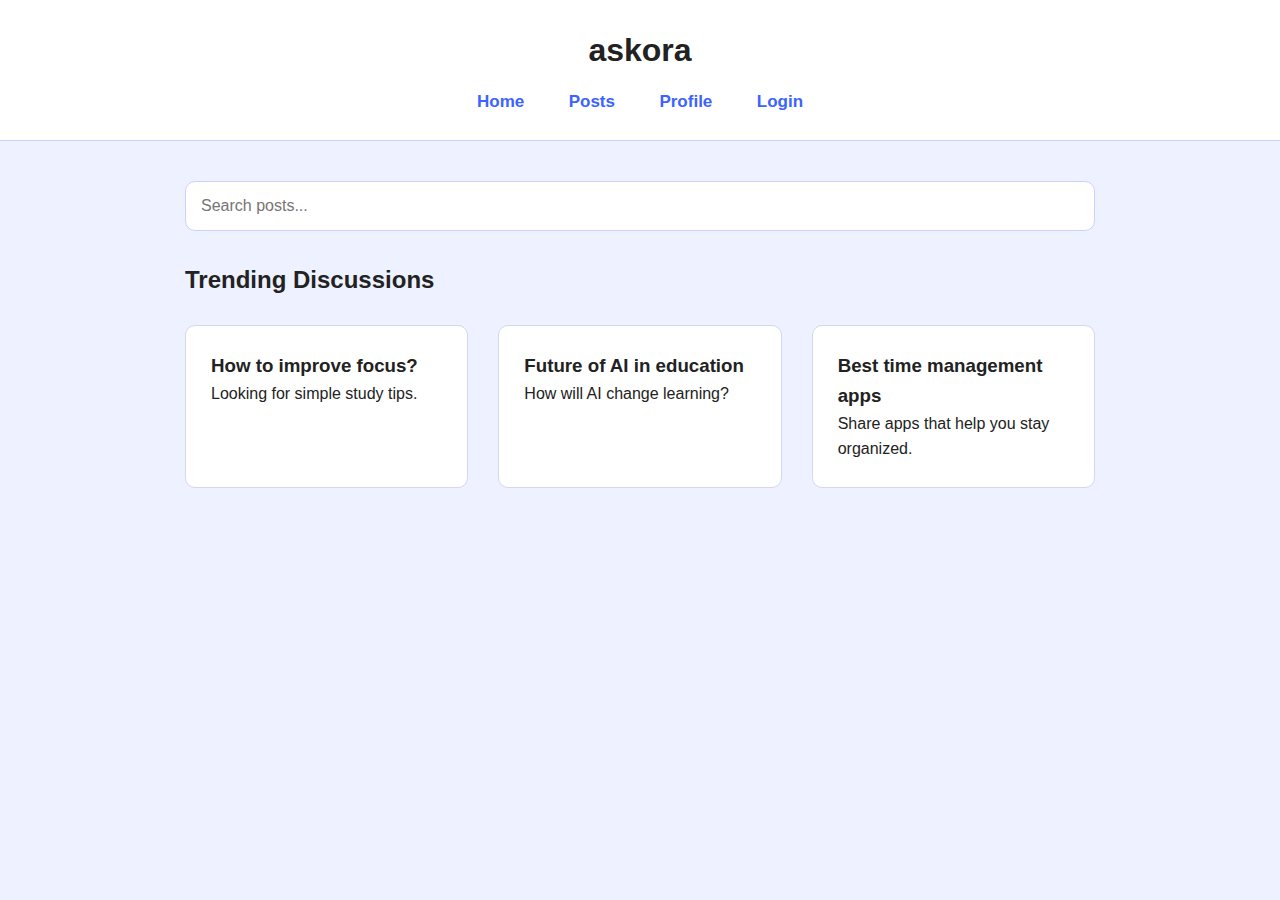
<file: index.html>
<!DOCTYPE html>
<html>
<head>
  <title>askora | Home</title>
  <link rel="stylesheet" href="style.css">
</head>
<body>

<header>
  <h1>askora</h1>
  <nav>
    <a href="index.html">Home</a>
    <a href="posts.html">Posts</a>
    <a href="profile.html">Profile</a>
    <a href="login.html">Login</a>
  </nav>
</header>

<main class="container">
  <input class="search" type="text" placeholder="Search posts...">

  <h2>Trending Discussions</h2>

  <div class="grid">
    <div class="card">
      <h3>How to improve focus?</h3>
      <p>Looking for simple study tips.</p>
    </div>

    <div class="card">
      <h3>Future of AI in education</h3>
      <p>How will AI change learning?</p>
    </div>

    <div class="card">
      <h3>Best time management apps</h3>
      <p>Share apps that help you stay organized.</p>
    </div>
  </div>
</main>

</body>
</html>
</file>
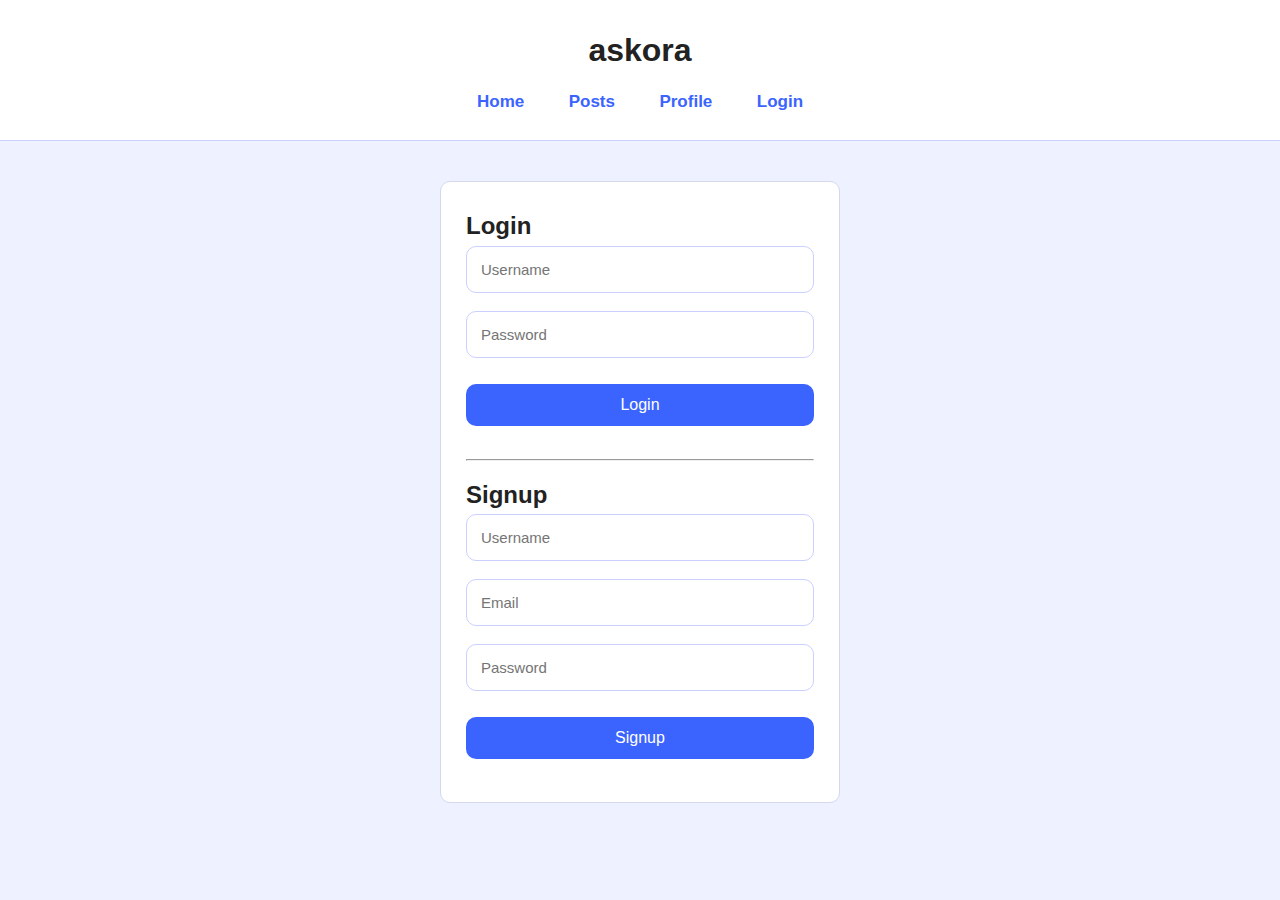
<file: login.html>
<!DOCTYPE html>
<html>
<head>
  <title>askora | Login</title>
  <link rel="stylesheet" href="style.css">
</head>
<body>

<header>
  <h1>askora</h1>
  <nav>
    <a href="index.html">Home</a>
    <a href="posts.html">Posts</a>
    <a href="profile.html">Profile</a>
    <a href="login.html">Login</a>
  </nav>
</header>

<main class="container">
  <div class="card" style="max-width:400px; margin:auto;">
    <h2>Login</h2>

    <form>
      <input type="text" placeholder="Username">
      <input type="password" placeholder="Password">
      <input type="submit" value="Login">
    </form>

    <hr style="margin:15px 0;">

    <h2>Signup</h2>

    <form>
      <input type="text" placeholder="Username">
      <input type="email" placeholder="Email">
      <input type="password" placeholder="Password">
      <input type="submit" value="Signup">
    </form>
  </div>
</main>

</body>
</html>
</file>
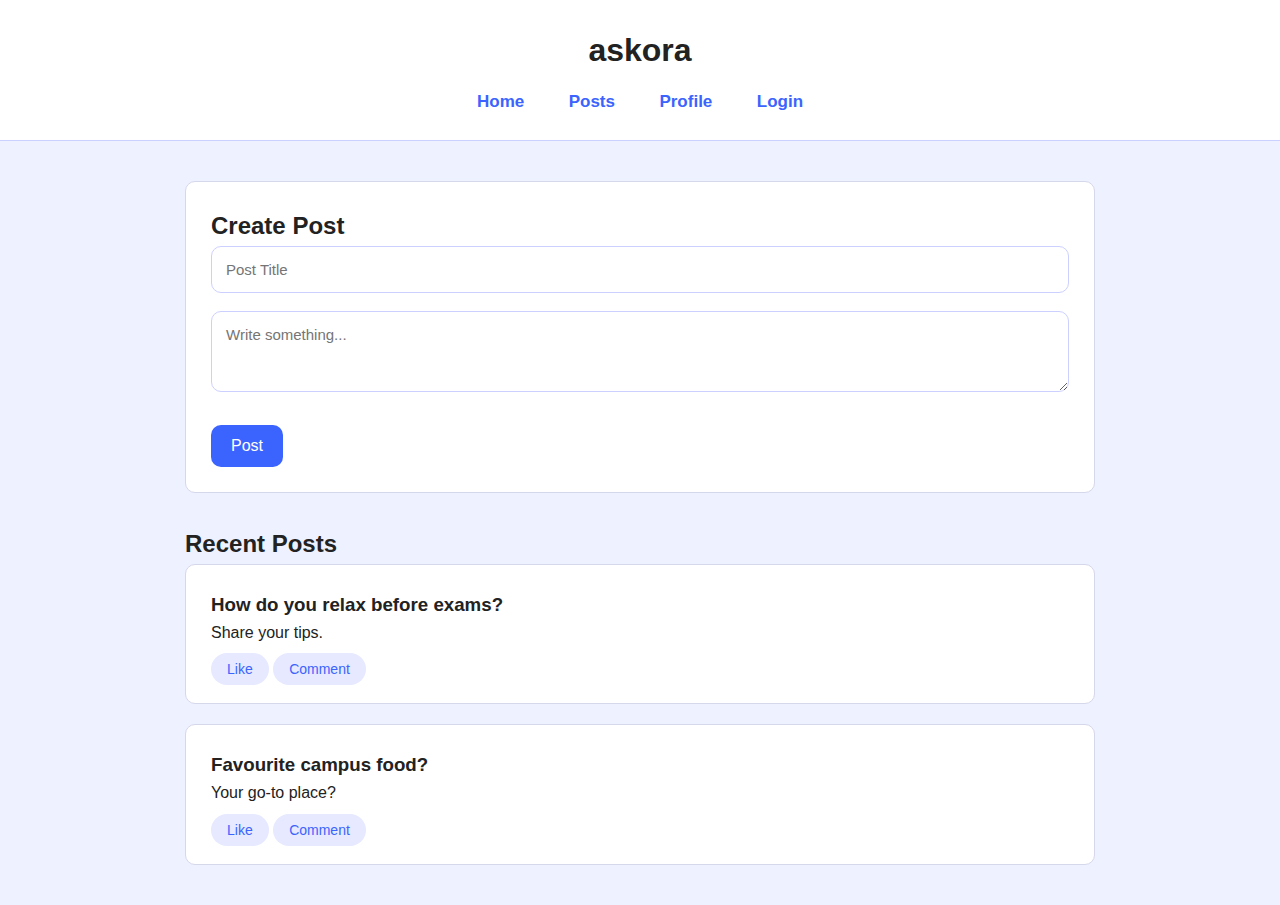
<file: posts.html>
<!DOCTYPE html>
<html>
<head>
  <title>askora | Posts</title>
  <link rel="stylesheet" href="style.css">
</head>
<body>

<header>
  <h1>askora</h1>
  <nav>
    <a href="index.html">Home</a>
    <a href="posts.html">Posts</a>
    <a href="profile.html">Profile</a>
    <a href="login.html">Login</a>
  </nav>
</header>

<main class="container">

  <div class="card">
    <h2>Create Post</h2>
    <form>
      <input type="text" placeholder="Post Title">
      <textarea placeholder="Write something..." rows="3"></textarea>
      <button>Post</button>
    </form>
  </div>

  <h2>Recent Posts</h2>

  <div class="card post-item">
    <h3>How do you relax before exams?</h3>
    <p>Share your tips.</p>
    <div class="post-actions">
      <button>Like</button>
      <button>Comment</button>
    </div>
  </div>

  <div class="card post-item">
    <h3>Favourite campus food?</h3>
    <p>Your go-to place?</p>
    <div class="post-actions">
      <button>Like</button>
      <button>Comment</button>
    </div>
  </div>

</main>

</body>
</html>
</file>
<file: style.css>
* {
  margin: 0;
  padding: 0;
  box-sizing: border-box;
  font-family: Arial, Helvetica, sans-serif;
}

body {
  background: #eef1ff;
  color: #222;
  line-height: 1.6;
}
nav a:hover {
  color: #2b4ec9;
}

header {
  background: #ffffff;
  padding: 25px 0;
  border-bottom: 1px solid #ccd0ff;
  text-align: center;
}

nav {
  margin-top: 12px;
}

nav a {
  text-decoration: none;
  color: #3b64ff;
  margin: 0 20px;
  font-weight: bold;
  font-size: 17px;
}

.container {
  max-width: 950px;
  margin: 40px auto;
  padding: 0 20px;
}

.card {
  background: #ffffff;
  border: 1px solid #d5d7eb;
  border-radius: 10px;
  padding: 25px;
  margin-bottom: 32px;
}

.grid {
  display: grid;
  grid-template-columns: repeat(auto-fit, minmax(280px, 1fr));
  gap: 30px;
  margin-top: 25px;
}

.search {
  width: 100%;
  padding: 15px;
  font-size: 16px;
  border-radius: 10px;
  border: 1px solid #ccd0ff;
  margin-bottom: 30px;
}

form input, form textarea {
  width: 100%;
  padding: 14px;
  border-radius: 10px;
  border: 1px solid #ccd0ff;
  margin-bottom: 18px;
  font-size: 15px;
}

button, input[type="submit"] {
  background: #3b64ff;
  color: white;
  border: none;
  padding: 12px 20px;
  border-radius: 10px;
  font-size: 16px;
  cursor: pointer;
  margin-top: 8px;
}

button:hover, input[type="submit"]:hover {
  background: #2b4ec9;
}

.profile-box {
  background: #ffffff;
  padding: 30px;
  border: 1px solid #d5d7eb;
  border-radius: 12px;
}

.profile-header {
  display: flex;
  gap: 25px;
  align-items: center;
  margin-bottom: 30px;
}

.profile-header img {
  width: 95px;
  height: 95px;
  border-radius: 50%;
  border: 3px solid #3b64ff;
}

.post-item {
  border-bottom: 1px solid #d5d7eb;
  padding-bottom: 18px;
  margin-bottom: 20px;
}

.post-actions button {
  background: #e6e9ff;
  color: #3b64ff;
  border-radius: 20px;
  padding: 8px 16px;
  font-size: 14px;
}

.post-actions button:hover {
   background-color: #2b4ec9;
   color: white;
}

@media (max-width: 600px) {
  nav a {
    margin: 0 10px;
    font-size: 15px;
  }

  .profile-header {
    flex-direction: column;
    text-align: center;
  }

  .container {
    padding: 0 12px;
  }
}
</file>
